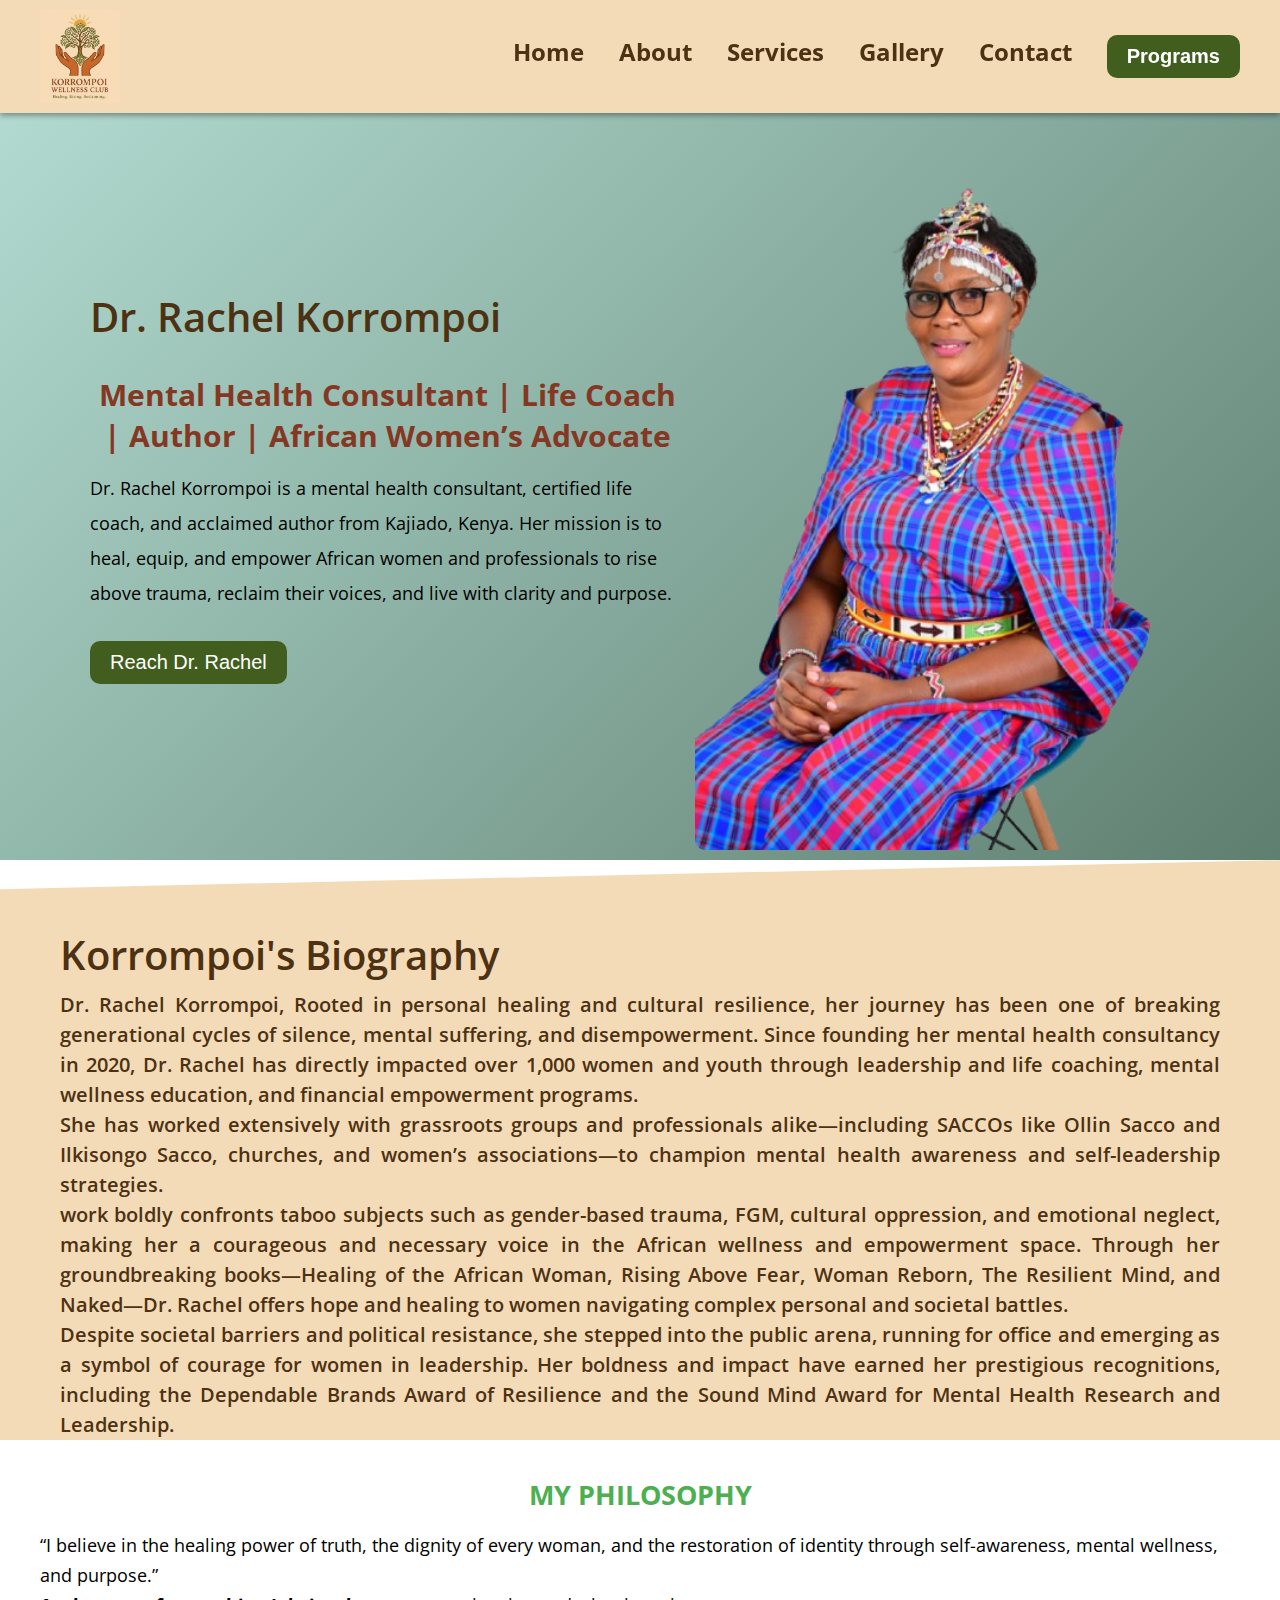
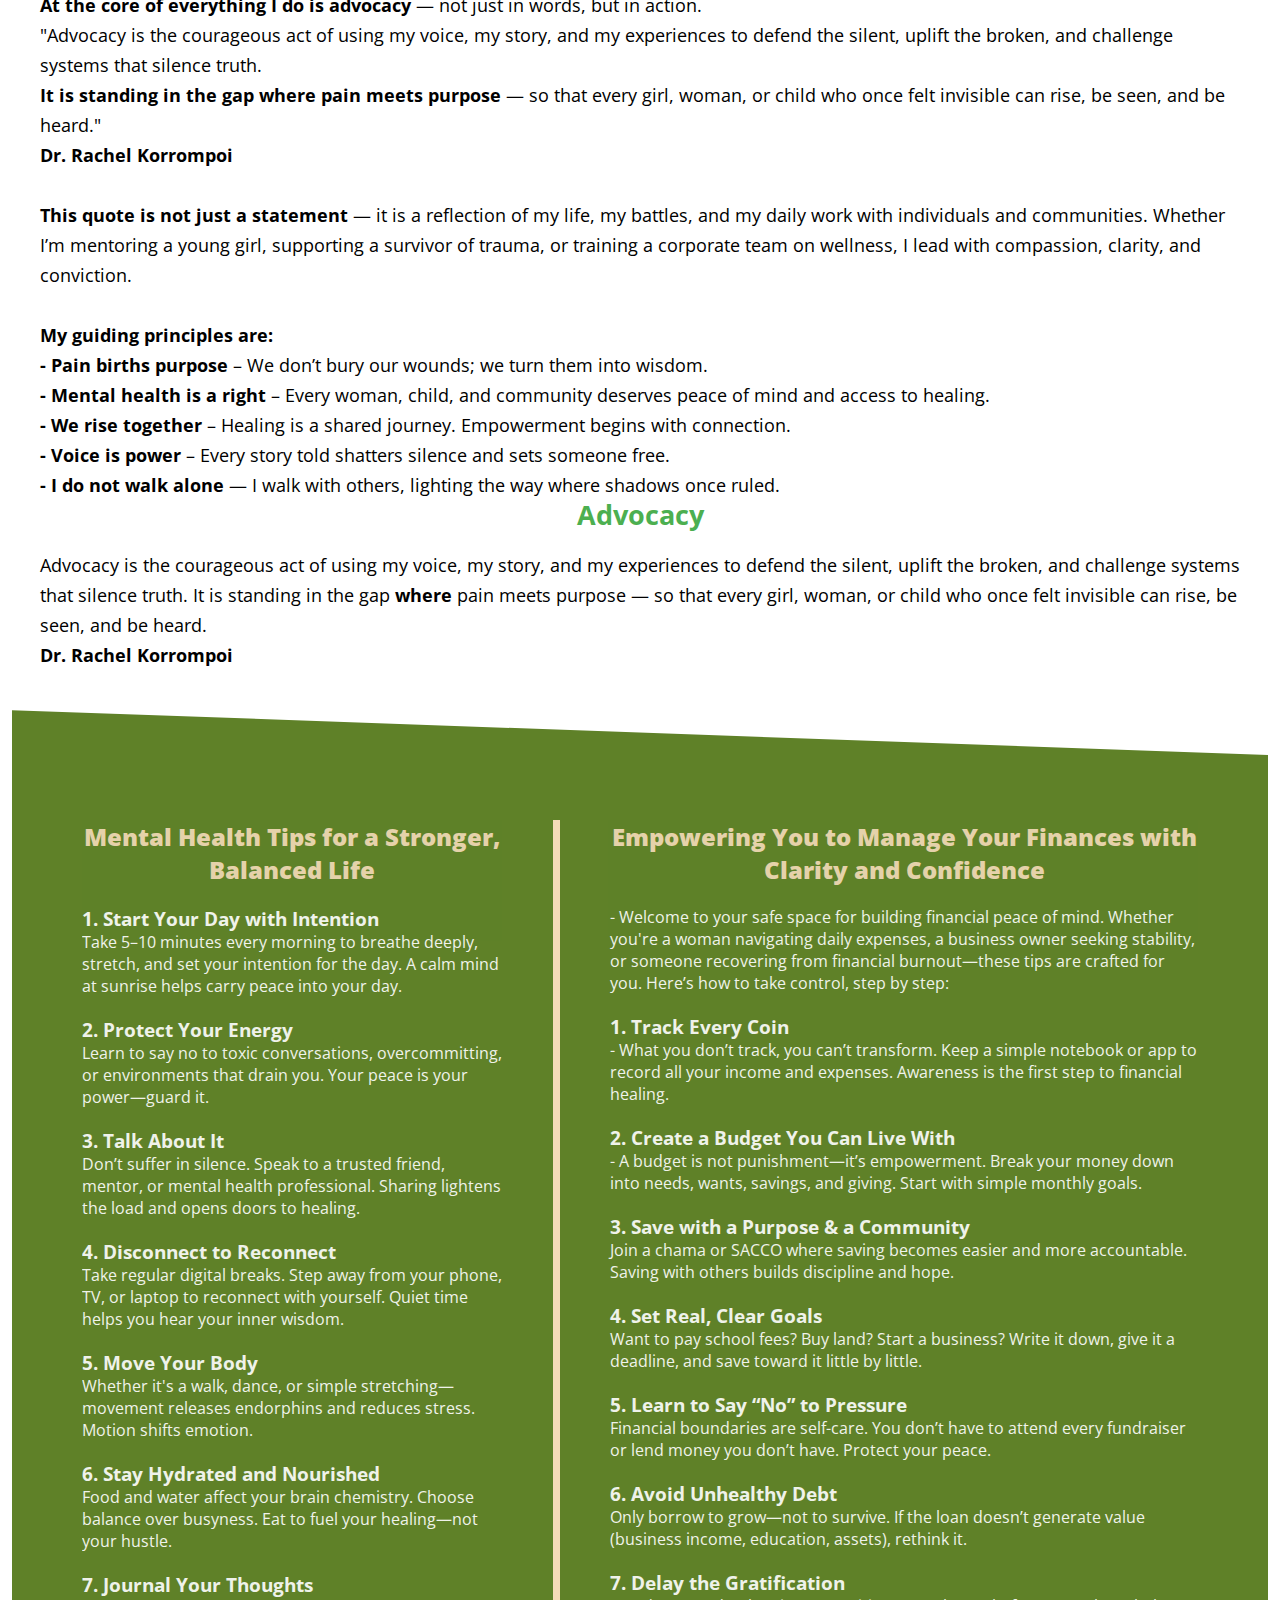
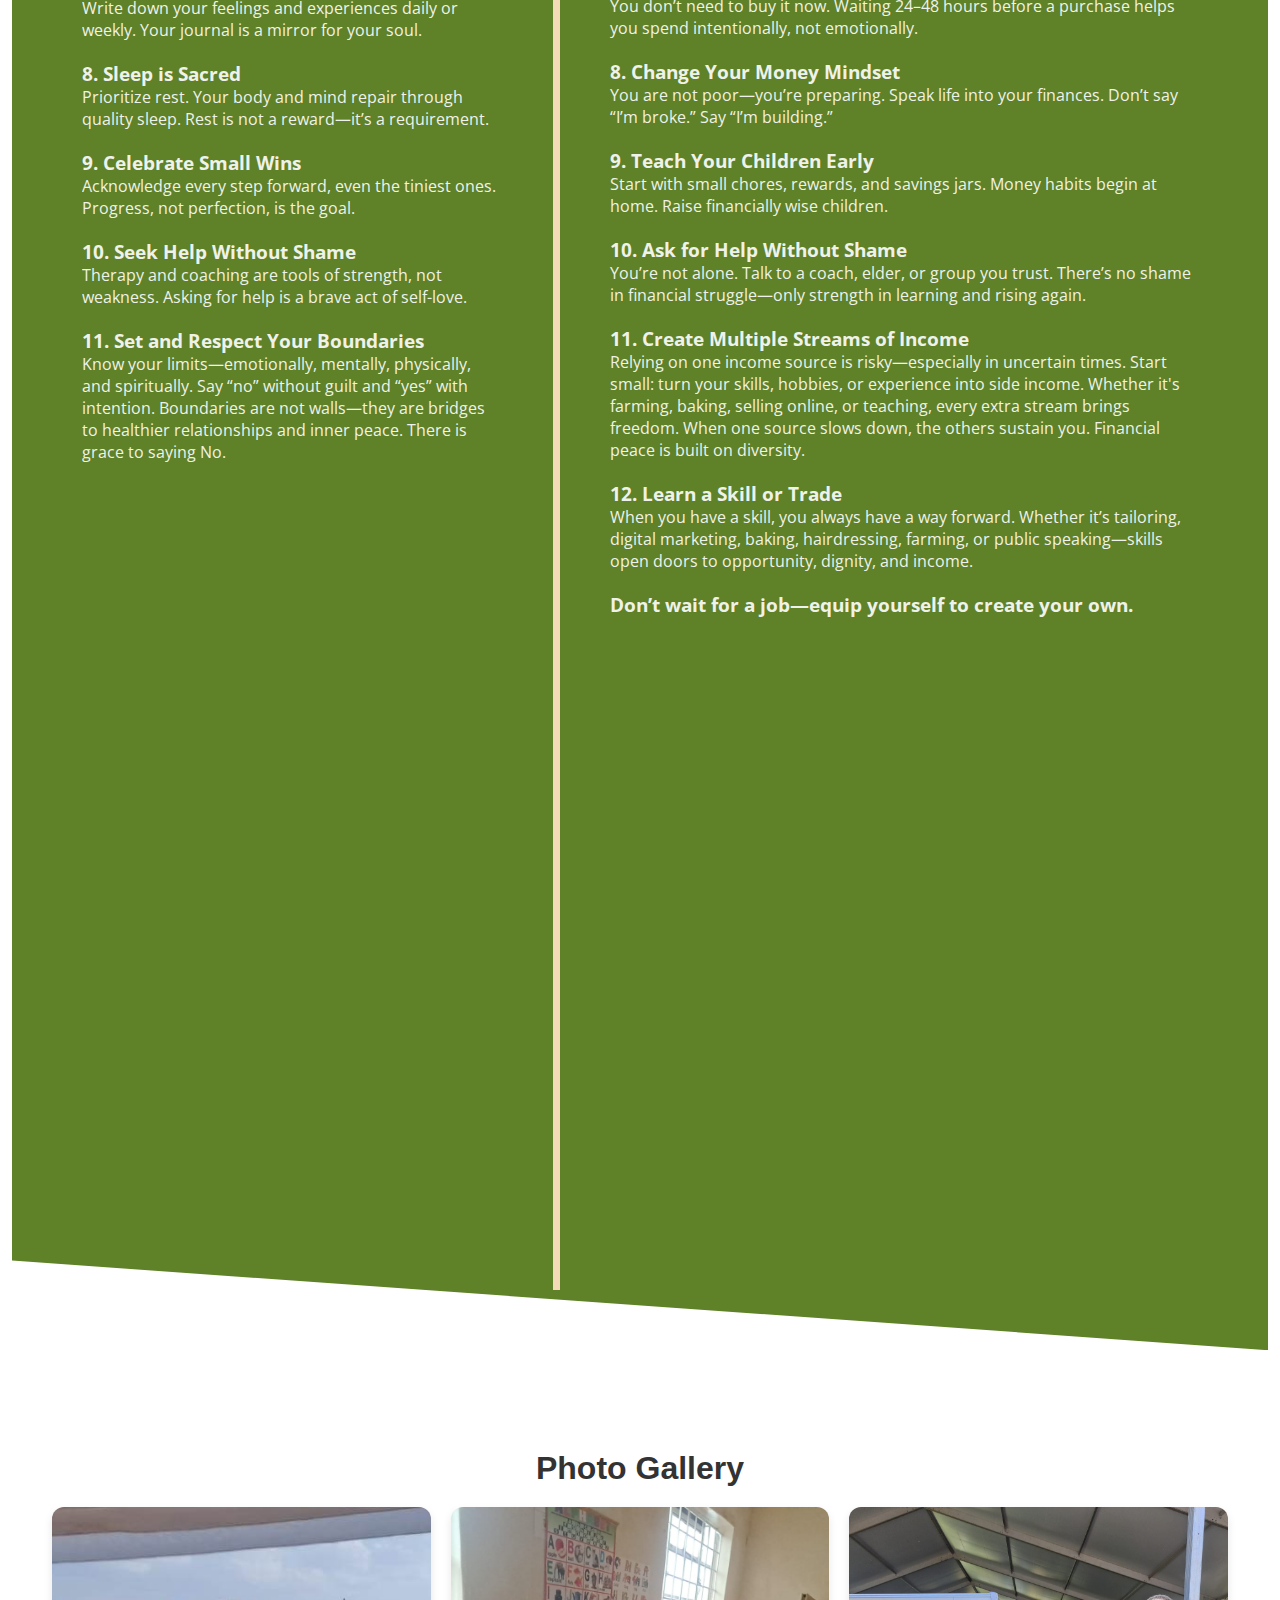
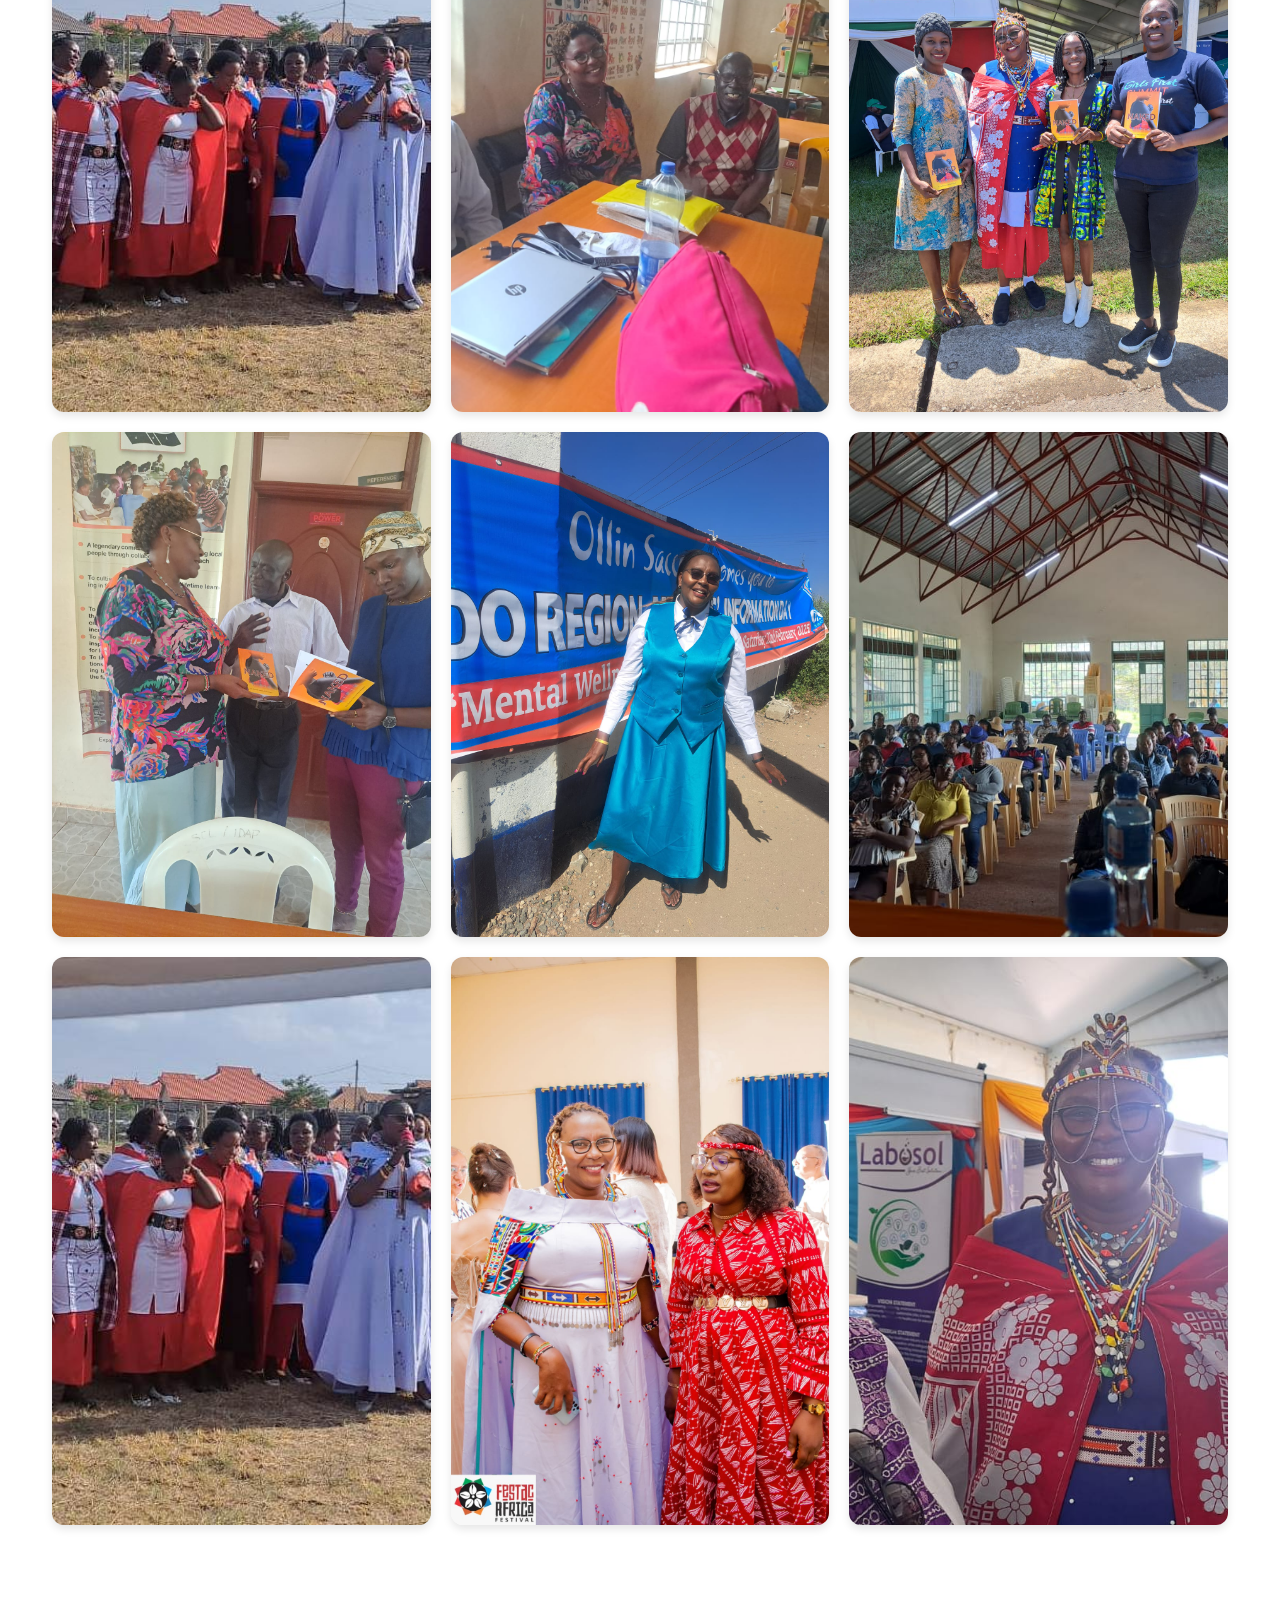
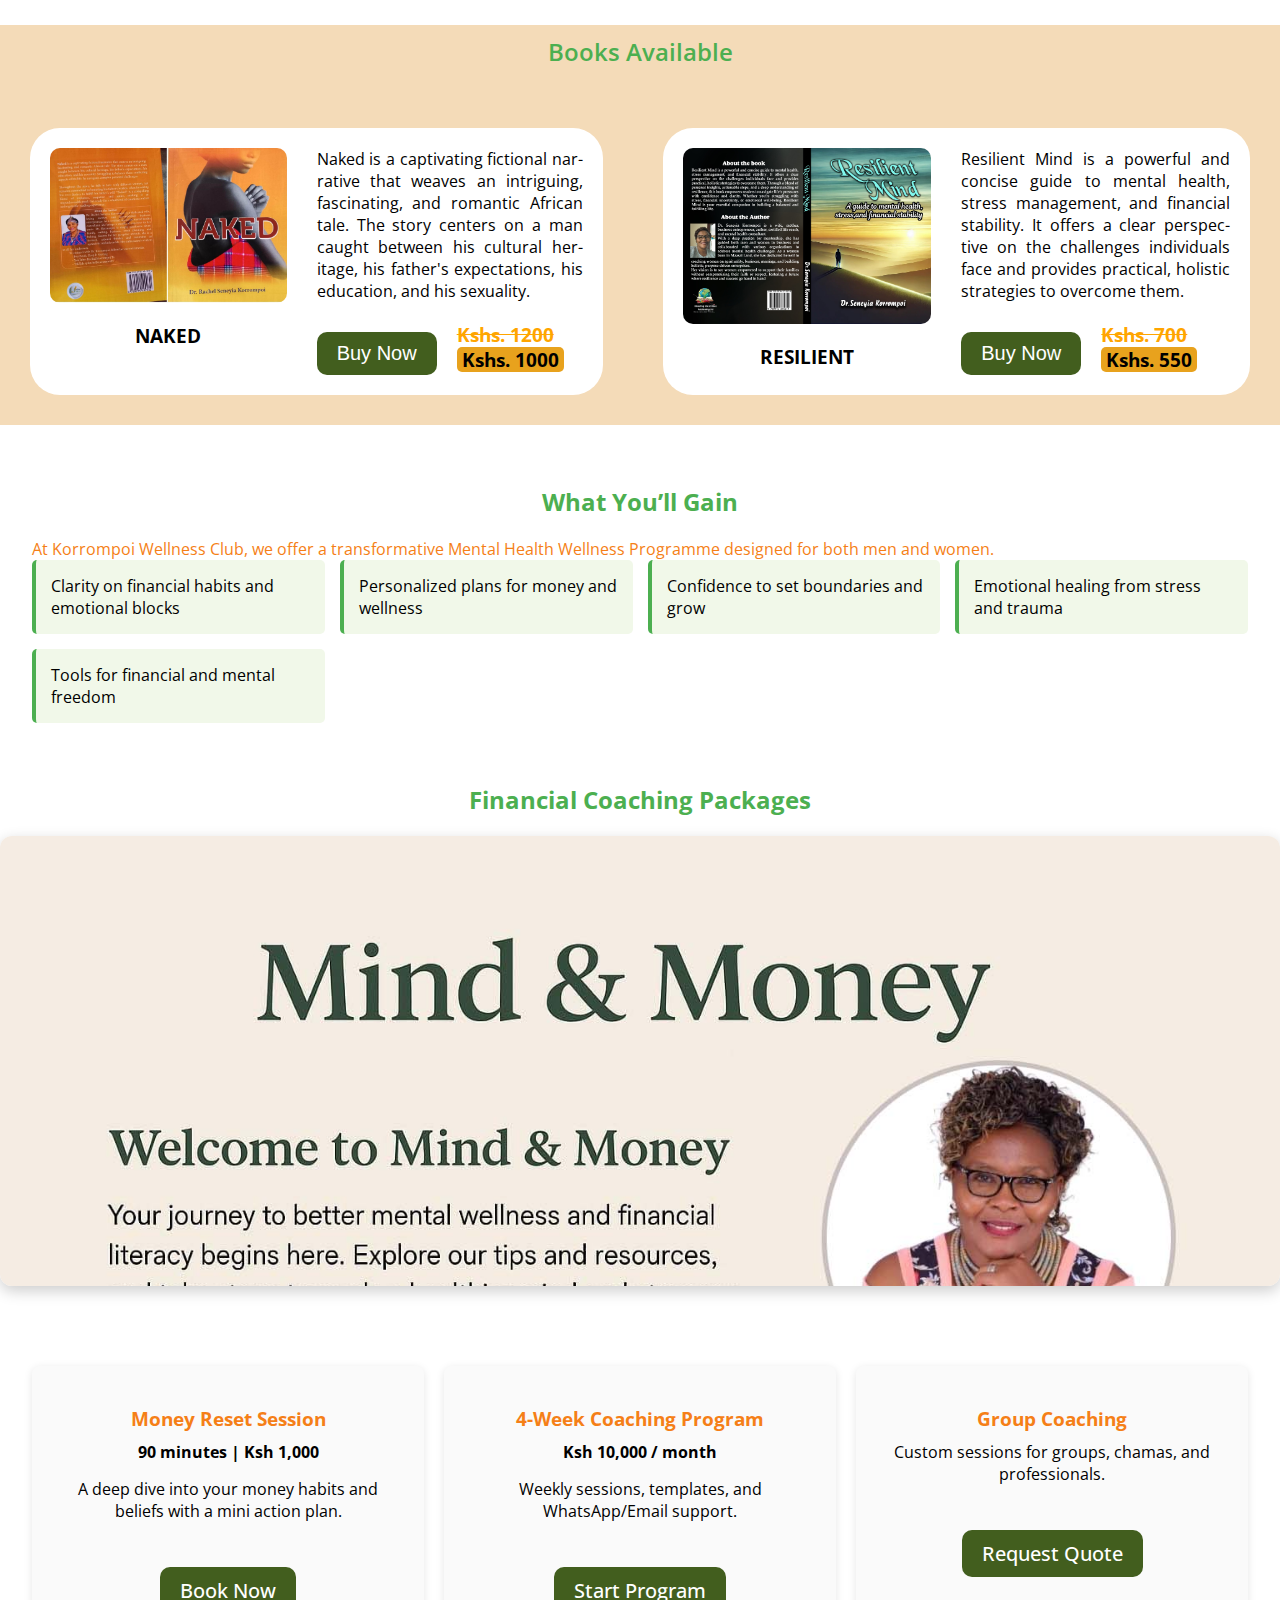
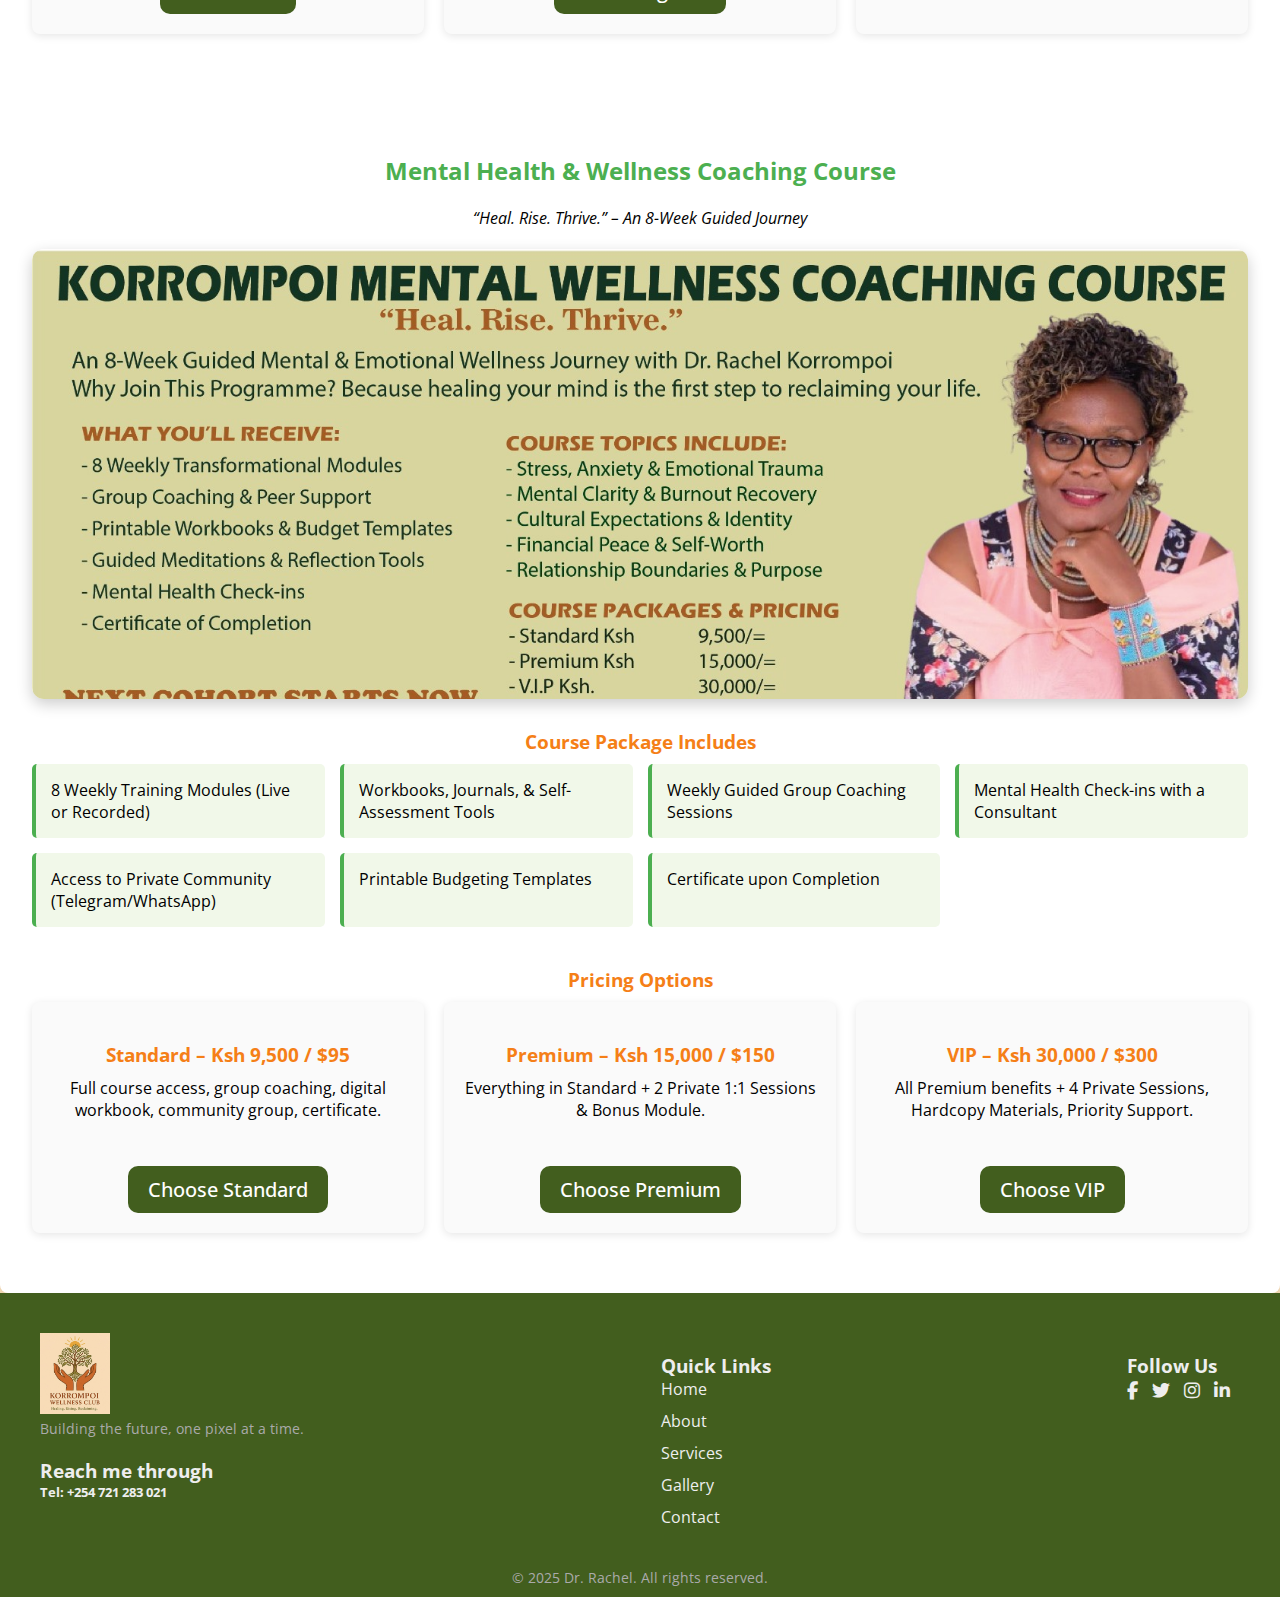
<file: index.html>
<!DOCTYPE html>
<html lang="en">
<head>
    <meta charset="UTF-8">
    <meta name="viewport" content="width=device-width, initial-scale=1.0">
    <link rel="stylesheet" href="./css/style.css">
    <link rel="icon" type="image/x-icon" href="./Assets/images/android-chrome-192x192.png">
    <link rel="stylesheet" href="https://cdn.jsdelivr.net/npm/boxicons@2.1.4/css/boxicons.min.css">
    <!-- Font Awesome CDN -->
    <link rel="stylesheet" href="https://cdnjs.cloudflare.com/ajax/libs/font-awesome/6.5.0/css/all.min.css" integrity="sha512..." crossorigin="anonymous" referrerpolicy="no-referrer" />

    <title>Korrompoi Welness Club</title>
</head>
<body>
    <!-- Header Section -->
    <header class="header">
    <div class="header-container">
    <img src="./Assets/images/logo.jpeg" alt="Korrompoi Logo" class="logo" />
    
      <input type="checkbox" id="check">
      <label id="menuToggle" for="check" class="menu-toggle">
        <i class='bx  bx-menu'  id="menu-icon"></i>
        <i class='bx  bx-x' id="close-icon" ></i>
      </label>
      <nav id="menu" >
      <ul class="nav-links">
        <li><a href="#">Home</a></li>
        <li><a href="#about">About</a></li>
        <li><a href="#services">Services</a></li>
        <li><a href="#gallery">Gallery</a></li>
        <li><a href="#contacts">Contact</a></li>
        <li><a href="#program"><button class="programsBtn">Programs</button></a></li>
      </ul>
      </nav>
    </div>
    </header>
    <!-- Main Section -->
     <main>
    <section class="intro-section animated-background">
        <div class="intro-text">
            <h1>Dr. Rachel Korrompoi</h1>
            <h2>Mental Health Consultant | Life Coach | Author | African Women’s Advocate</h2>
            <p>
                Dr. Rachel Korrompoi is a  mental health consultant, certified life coach, 
                and acclaimed author from Kajiado, Kenya. Her mission is to heal, equip, and empower 
                African women and professionals to rise above trauma, reclaim their voices, and live 
                with clarity and purpose. 
            </p>
            <div><a href="#contacts"><button class="btn" >Reach Dr. Rachel</button></a></div>
        </div>
        <div class="intro-image">
            <div class="image bg1" ><img src="./Assets/images/bg1.png" alt="Wellness Image" /></div>
        </div>
  </section>
  <section id="about" class="bio-section">
    <h1 class="bio-text">Korrompoi's Biography</h1>
    <p>
        Dr. Rachel Korrompoi, Rooted in personal healing and cultural resilience, her journey has been one of breaking 
        generational cycles of silence, mental suffering, and disempowerment. Since founding her mental 
        health consultancy in 2020, Dr. Rachel has directly impacted over 1,000 women and youth through 
        leadership and life coaching, mental wellness education, and financial empowerment programs.<p>She 
        has worked extensively with grassroots groups and professionals alike—including SACCOs like Ollin 
        Sacco and Ilkisongo Sacco, churches, and women’s associations—to champion mental health awareness 
        and self-leadership strategies. <p> work boldly confronts taboo subjects such as gender-based trauma, 
        FGM, cultural oppression, and emotional neglect, making her a courageous and necessary voice in the 
        African wellness and empowerment space. Through her groundbreaking books—Healing of the African Woman, 
        Rising Above Fear, Woman Reborn, The Resilient Mind, and Naked—Dr. Rachel offers hope and healing to 
        women navigating complex personal and societal battles. <p>Despite societal barriers and political 
        resistance, she stepped into the public arena, running for office and emerging as a symbol of 
        courage for women in leadership. Her boldness and impact have earned her prestigious recognitions, 
        including the Dependable Brands Award of Resilience and the Sound Mind Award for Mental Health Research 
        and Leadership.
    </p>

  </section>
  <div class="philosophy" >
    <h2>MY PHILOSOPHY</h2>
      <p>
        “I believe in the healing power of truth, the dignity of every woman, and the restoration of identity 
        through self-awareness, mental wellness, and purpose.” </p>
        <strong>At the core of everything I do is advocacy</strong> — not just in words, but in action.
      
      <p>
        "Advocacy is the courageous act of using my voice, my story, and my experiences to defend the silent,
        uplift the broken, and challenge systems that silence truth.
      </p>
      <strong>It is standing in the gap where pain meets purpose</strong> — so that every girl, woman, or child who 
      once felt invisible can rise, be seen, and be heard."<br>
      <p><strong>Dr. Rachel Korrompoi</strong></p><br>
      <strong>This quote is not just a statement</strong> — it is a reflection of my life, my battles, and my daily 
      work with individuals and communities. Whether I’m mentoring a young girl, supporting a survivor of trauma, or 
      training a corporate team on wellness, I lead with compassion, clarity, and conviction. <br>
      
     <br> <p><strong>My guiding principles are:</strong></p>
      <strong>- Pain births purpose</strong> – We don’t bury our wounds; we turn them into wisdom.
      <br><strong>- Mental health is a right</strong> – Every woman, child, and community deserves peace of mind and 
      access to healing.
      <br><strong>- We rise together</strong> – Healing is a shared journey. Empowerment begins with connection.
      <br><strong>- Voice is power</strong> – Every story told shatters silence and sets someone free.
      <br><strong>- I do not walk alone</strong> — I walk with others, lighting the way where shadows once ruled.
    <h2>Advocacy</h2>
    <blockquote>
      Advocacy is the courageous act of using my voice, my story, and my experiences to defend the silent, uplift 
      the broken, and challenge systems that silence truth. 
      It is standing in the gap <strong>where</strong> pain meets purpose — so that every girl, woman, or child who 
      once felt invisible can rise, be seen, and be heard.
    </blockquote>
    <p><strong>Dr. Rachel Korrompoi</strong></p>
  </div>
    

  
  <section id="services" class="Section1" >
    
    <div class="services-section">
      <div class="services" >
        <h2>Mental Health Tips for a Stronger, Balanced Life</h2>
        <p>
            <h3>1. Start Your Day with Intention</h3>
            Take 5–10 minutes every morning to breathe deeply, stretch, and set your intention for the day.
            A calm mind at sunrise helps carry peace into your day.
            <h3>2. Protect Your Energy</h3>
            Learn to say no to toxic conversations, overcommitting, or environments that drain you.
            Your peace is your power—guard it.
            <h3>3. Talk About It</h3>
            Don’t suffer in silence. Speak to a trusted friend, mentor, or mental health professional.
            Sharing lightens the load and opens doors to healing.
            <h3>4. Disconnect to Reconnect</h3>
            Take regular digital breaks. Step away from your phone, TV, or laptop to reconnect with yourself.
            Quiet time helps you hear your inner wisdom.
            <h3>5. Move Your Body</h3>
            Whether it's a walk, dance, or simple stretching—movement releases endorphins and reduces stress.
            Motion shifts emotion.
            <h3>6. Stay Hydrated and Nourished</h3>
            Food and water affect your brain chemistry. Choose balance over busyness. Eat to fuel your healing—not your hustle.
            <h3>7. Journal Your Thoughts</h3>
            Write down your feelings and experiences daily or weekly.
            Your journal is a mirror for your soul.
            <h3>8. Sleep is Sacred</h3>
            Prioritize rest. Your body and mind repair through quality sleep.
            Rest is not a reward—it’s a requirement.
            <h3>9. Celebrate Small Wins</h3>
            Acknowledge every step forward, even the tiniest ones.
            Progress, not perfection, is the goal.
            <h3>10. Seek Help Without Shame</h3>
            Therapy and coaching are tools of strength, not weakness.
            Asking for help is a brave act of self-love.
            <h3>11. Set and Respect Your Boundaries</h3>
            Know your limits—emotionally, mentally, physically, and spiritually. Say “no” without guilt and “yes” with
            intention. Boundaries are not walls—they are bridges to healthier relationships and inner peace.
            There is grace to saying No.
        </p>
      </div>
      <div class="v-line" ></div>
      <div class="services" >
        <h2>Empowering You to Manage Your Finances with Clarity and Confidence</h2>
        <p>
          - Welcome to your safe space for building financial peace of mind. Whether you're a woman navigating
          daily expenses, a business owner seeking stability, or someone recovering from financial burnout—these
          tips are crafted for you. Here’s how to take control, step by step:
          <h3>1. Track Every Coin</h3>
          - What you don’t track, you can’t transform.
          Keep a simple notebook or app to record all your income and expenses. Awareness is the first step to
          financial healing.
          <h3>2. Create a Budget You Can Live With</h3>
           - A budget is not punishment—it’s empowerment. Break your money down into needs, wants, savings, and
           giving. Start with simple monthly goals.
           <h3>3. Save with a Purpose & a Community</h3>
           Join a chama or SACCO where saving becomes easier and more accountable. Saving with others builds
           discipline and hope.
      
           <h3>4. Set Real, Clear Goals</h3>
           Want to pay school fees? Buy land? Start a business? Write it down, give it a deadline, and save toward it little by little.
           <h3>5. Learn to Say “No” to Pressure</h3>
           Financial boundaries are self-care. You don’t have to attend every fundraiser or lend money you don’t have. Protect your peace.
           <h3>6. Avoid Unhealthy Debt</h3>
           Only borrow to grow—not to survive.
           If the loan doesn’t generate value (business income, education, assets), rethink it.
           <h3>7. Delay the Gratification</h3> You don’t need to buy it now.
           Waiting 24–48 hours before a purchase helps you spend intentionally, not emotionally.
           <h3>8. Change Your Money Mindset</h3>
           You are not poor—you’re preparing. Speak life into your finances. Don’t say “I’m broke.” Say “I’m building.”
            <h3>9. Teach Your Children Early</h3>
            Start with small chores, rewards, and savings jars. Money habits begin at home. Raise financially wise children.
          <h3>10. Ask for Help Without Shame</h3>
          You’re not alone. Talk to a coach, elder, or group you trust. There’s no shame in financial struggle—only strength in learning and rising again.
          <h3>11. Create Multiple Streams of Income</h3>
          Relying on one income source is risky—especially in uncertain times.
          Start small: turn your skills, hobbies, or experience into side income. Whether it's farming, baking, selling online, or teaching, every extra stream brings freedom.
          When one source slows down, the others sustain you. Financial peace is built on diversity.
          <h3>12. Learn a Skill or Trade</h3>
          When you have a skill, you always have a way forward.
          Whether it’s tailoring, digital marketing, baking, hairdressing, farming, or public speaking—skills
          open doors to opportunity, dignity, and income.
      
          <h3>Don’t wait for a job—equip yourself to create your own.</h3>
        </p>
      </div>
    </div>
  </section>
  <section id="gallery" class="section2" >
    <div class="gallery-container">
      <h2>Photo Gallery</h2>
      <div class="gallery-grid">
        <div class="gallery-item"><img src="./Assets/images/1.jpeg" alt="Gallery Image 1"></div>
        <div class="gallery-item"><img src="./Assets/images/2.jpeg" alt="Gallery Image 2"></div>
        <div class="gallery-item"><img src="./Assets/images/3.jpeg" alt="Gallery Image 3"></div>
        <div class="gallery-item"><img src="./Assets/images/4.jpeg" alt="Gallery Image 4"></div>
        <div class="gallery-item"><img src="./Assets/images/5.jpeg" alt="Gallery Image 5"></div>
        <div class="gallery-item"><img src="./Assets/images/6.jpeg" alt="Gallery Image 6"></div>
        <div class="gallery-item"><img src="./Assets/images/7.jpeg" alt="Gallery Image 4"></div>
        <div class="gallery-item"><img src="./Assets/images/8.jpeg" alt="Gallery Image 5"></div>
        <div class="gallery-item"><img src="./Assets/images/9.jpeg" alt="Gallery Image 6"></div>
      </div>
    </div>
  </section>
  
  <div class="testmonials" >
    <h2>Books Available</h2>
    <div class="books-container" >
      <div class="book" >
      <div class="bookImg" >
        <div class="image" >
          <img src="./Assets/images/naked.jpg" alt="">
        </div>
        <div class="title">
          <h3>NAKED</h3>
        </div>
      </div>
      <div class="content" >
        <p> Naked is a captivating fictional narrative that weaves an intriguing, fascinating, 
          and romantic African tale. The story centers on a man caught between his cultural heritage, 
          his father's expectations, his education, and his sexuality. </p>
          <div class="prices" >
            <button onclick="goToReceipt()" class="btn" >Buy Now</button>
            <h3><s>Kshs. 1200</s><br><mark>Kshs. 1000</mark></h3>
          </div>
          

      </div>
    </div>
    <div class="book" >
      <div class="bookImg" >
        <div class="image" >
          <img src="./Assets/images/resilient.jpeg" alt="">
        </div>
        <div class="title">
          <h3>RESILIENT</h3>
        </div>
      </div>
      <div class="content" >
        <p> Resilient Mind is a powerful and concise guide to mental health, stress management, and 
          financial stability. It offers a clear perspective on the challenges individuals face and 
          provides practical, holistic strategies to overcome them. </p>
          <div class="prices" >
            <button onclick="goToReceipt()" class="btn" >Buy Now</button>
            <h3><s>Kshs. 700</s><br><mark>Kshs. 550</mark></h3>
          </div>
      </div>
    </div>
    </div>    
  </div >

  <section class="benefits">
        <h2  id="program" >What You’ll Gain</h2>
        <p style="color: #f57f17;">At Korrompoi Wellness Club, we offer a transformative Mental Health Wellness 
          Programme designed for both men and women.</p>
        <ul>
            <li>Clarity on financial habits and emotional blocks</li>
            <li>Personalized plans for money and wellness</li>
            <li>Confidence to set boundaries and grow</li>
            <li>Emotional healing from stress and trauma</li>
            <li>Tools for financial and mental freedom</li>
        </ul>
    </section>

    <h2>Financial Coaching Packages</h2>
    <div class="poster">
        <a href="./Assets/images/financial photo.jpg" class="full-image" target="_blank">
            <img src="./Assets/images/financial photo.jpg" 
                 alt="Wellness Coaching Poster">
        </a>
    </div>
    <section class="packages">
        <div class="card">
            <h3>Money Reset Session</h3>
            <p><strong>90 minutes | Ksh 1,000</strong></p>
            <p>A deep dive into your money habits and beliefs with a mini action plan.</p>
            <a href="https://wa.me/254721283021" class="btn">Book Now</a>
        </div>
        <div class="card">
            <h3>4-Week Coaching Program</h3>
            <p><strong>Ksh 10,000 / month</strong></p>
            <p>Weekly sessions, templates, and WhatsApp/Email support.</p>
            <a href="https://wa.me/254721283021" class="btn">Start Program</a>
        </div>
        <div class="card">
            <h3>Group Coaching</h3>
            <p>Custom sessions for groups, chamas, and professionals.</p>
            <a href="https://wa.me/254721283021" class="btn">Request Quote</a>
        </div>
    </section>

    <section class="course">
        <h2>Mental Health & Wellness Coaching Course</h2>
        <p style="text-align: center; font-style: italic;">“Heal. Rise. Thrive.” – An 8-Week Guided Journey</p>
        <div class="poster">
        <a href="./Assets/images/mental.jpeg" class="full-image" target="_blank">
            <img src="./Assets/images/mental.jpeg" 
                 alt="Wellness Coaching Poster"> </a>
    </div>
        <div class="course-includes">
            <h3 style="text-align:center; margin: 30px 0 10px; color:#f57f17;">Course Package Includes</h3>
            <ul>
                <li>8 Weekly Training Modules (Live or Recorded)</li>
                <li>Workbooks, Journals, & Self-Assessment Tools</li>
                <li>Weekly Guided Group Coaching Sessions</li>
                <li>Mental Health Check-ins with a Consultant</li>
                <li>Access to Private Community (Telegram/WhatsApp)</li>
                <li>Printable Budgeting Templates</li>
                <li>Certificate upon Completion</li>
            </ul>
        </div>

        <h3 style="text-align:center; margin: 40px 0 10px; color:#f57f17;">Pricing Options</h3>
        <div class="pricing">
            <div class="pricing-card">
                <h3>Standard – Ksh 9,500 / $95</h3>
                <p>Full course access, group coaching, digital workbook, community group, certificate.</p>
                <a href="https://wa.me/254721283021" class="btn">Choose Standard</a>
            </div>
            <div class="pricing-card">
                <h3>Premium – Ksh 15,000 / $150</h3>
                <p>Everything in Standard + 2 Private 1:1 Sessions & Bonus Module.</p>
                <a href="https://wa.me/254721283021" class="btn">Choose Premium</a>
            </div>
            <div class="pricing-card">
                <h3>VIP – Ksh 30,000 / $300</h3>
                <p>All Premium benefits + 4 Private Sessions, Hardcopy Materials, Priority Support.</p>
                <a href="https://wa.me/254721283021" class="btn">Choose VIP</a>
            </div>
        </div>
    </section>

</main>

     <!-- footer Section -->
    <footer id="contacts" >
    <div class="footer-container">
      <div class="footer-logo">
        <img class="footer-logo" src="./Assets/images/logo.jpeg" alt="" width="70">
        <p>Building the future, one pixel at a time.</p>
        <h3>Reach me through</h3>
        <h5>Tel: +254 721 283 021</h5>

      </div>
      <div class="footer-links">
        <h3>Quick Links</h3>
        <ul>
          <li><a href="#">Home</a></li>
          <li><a href="#about">About</a></li>
          <li><a href="#services">Services</a></li>
          <li><a href="#gallery">Gallery</a></li>
          <li><a href="#contacts">Contact</a></li>
        </ul>
      </div>
      <div class="footer-social">
        <h3>Follow Us</h3>
        <div class="social-icons">
          <a href="#"><i class="fab fa-facebook-f"></i></a>
          <a href="#"><i class="fab fa-twitter"></i></a>
          <a href="#"><i class="fab fa-instagram"></i></a>
          <a href="#"><i class="fab fa-linkedin-in"></i></a>
        </div>
      </div>
    </div>
    <div class="footer-bottom">
      <p>&copy; 2025 Dr. Rachel. All rights reserved.</p>
      <button id="toTopBtn"><i class="fas fa-chevron-up"></i></button>
    </div>
  </footer>
    
</body>
<script src="./js/script.js"></script>
</html>
</file>
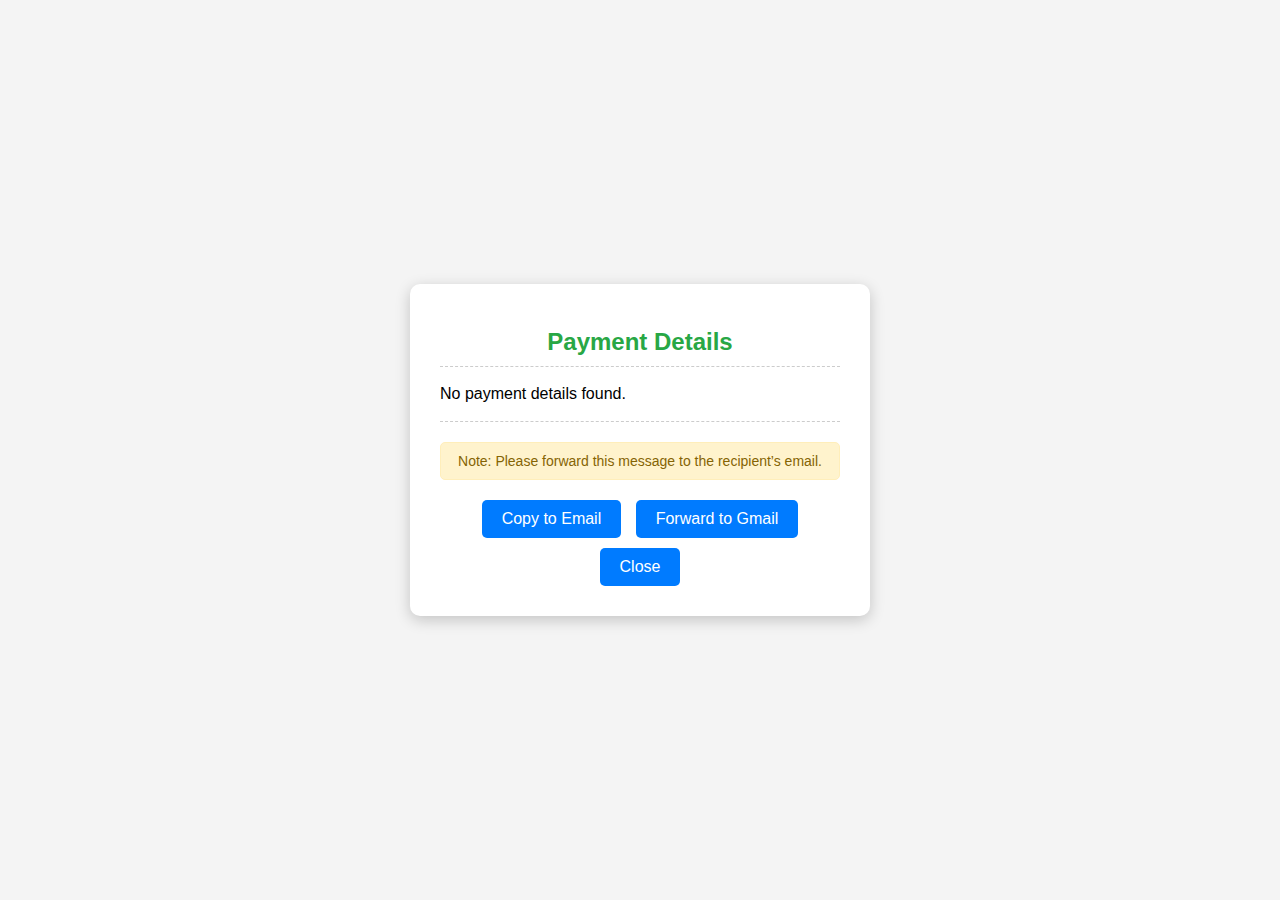
<file: payment.html>
<!DOCTYPE html>
<html lang="en">
<head>
  <meta charset="UTF-8" />
  <meta name="viewport" content="width=device-width, initial-scale=1">
  <title>Payment Receipt</title>
  <style>
    body {
      font-family: "Segoe UI", Tahoma, Geneva, Verdana, sans-serif;
      background: #f4f4f4;
      display: flex;
      justify-content: center;
      align-items: center;
      height: 100vh;
      margin: 0;
    }
    .receipt-card {
      background: #ffffff;
      padding: 25px 30px;
      border-radius: 10px;
      box-shadow: 0 4px 15px rgba(0, 0, 0, 0.2);
      max-width: 400px;
      width: 100%;
      text-align: center;
    }
    .receipt-card h2 {
      color: #28a745;
      margin-bottom: 10px;
    }
    .receipt-details {
      text-align: left;
      margin-bottom: 20px;
      border-top: 1px dashed #ccc;
      border-bottom: 1px dashed #ccc;
      padding: 10px 0;
    }
    .receipt-details p {
      margin: 8px 0;
      font-size: 16px;
    }
    .note {
      background: #fff3cd;
      color: #856404;
      border: 1px solid #ffeeba;
      padding: 10px 15px;
      border-radius: 5px;
      margin-top: 15px;
      font-size: 14px;
    }
    .btn-group {
      margin-top: 15px;
    }
    .btn {
      padding: 10px 20px;
      background-color: #007bff;
      color: #fff;
      border: none;
      border-radius: 5px;
      font-size: 16px;
      cursor: pointer;
      margin: 5px;
      transition: background-color 0.3s ease;
    }
    .btn:hover {
      background-color: #0056b3;
    }
  </style>
</head>
<body>

  <div class="receipt-card" id="receiptCard">
    <h2>Payment Details</h2>
    <div class="receipt-details" id="receiptDetails">
      <!-- Payment details will load here -->
    </div>
    <div class="note">
      Note: Please forward this message to the recipient’s email.
    </div>
    <div class="btn-group">
      <button class="btn" onclick="copyToClipboard()">Copy to Email</button>
      <button class="btn" onclick="forwardToGmail()">Forward to Gmail</button>
      <button class="btn" onclick="closeReceipt()">Close</button>
    </div>
  </div>

  <script>
    // Load details from sessionStorage
    const name = sessionStorage.getItem("name");
    const phone = sessionStorage.getItem("phone");
    const amount = sessionStorage.getItem("amount");
    const date = new Date().toLocaleString();

    // Display details
    if (name && phone && amount) {
      const receiptText = `
Payment Details

Date: ${date}
Recipient: ${name}
Phone: ${phone}
Amount: ${amount}
`;
      document.getElementById("receiptDetails").innerHTML = `
        <p><strong>Date:</strong> ${date}</p>
        <p><strong>Recipient:</strong> ${name}</p>
        <p><strong>Phone:</strong> ${phone}</p>
        <p><strong>Amount:</strong> ${amount}</p>
      `;
      sessionStorage.setItem("receipt", receiptText);
    } else {
      document.getElementById("receiptDetails").innerHTML = "<p>No payment details found.</p>";
    }

    function copyToClipboard() {
      const receiptText = sessionStorage.getItem("receipt");
      navigator.clipboard.writeText(receiptText).then(() => {
        alert("Receipt copied! You can now paste it in an email.");
      });
    }

    function forwardToGmail() {
      const receiptText = encodeURIComponent(sessionStorage.getItem("receipt"));
      const subject = encodeURIComponent("Payment Confirmation");
      const gmailURL = `https://mail.google.com/mail/?view=cm&fs=1&tf=1&su=${subject}&body=${receiptText}`;
      window.open(gmailURL, "_blank");
    }

    function closeReceipt() {
      window.location.href = "index.html";
    }
  </script>

</body>
</html>
</file>
<file: css/style.css>
@import url('https://fonts.googleapis.com/css2?family=Open+Sans:wght@400;600&family=Playfair+Display:wght@500;700&display=swap');

:root {
    --font-heading: 'Playfair Display', serif;
    --font-body: 'Open Sans', sans-serif;

  --background-color: #f4dbb8;       /* Soft beige background */
  --hand-brown: #b45922;             /* Hands and primary brown */
  --tree-bark: #4c3213;              /* Tree trunk dark brown */
  --leaf-green: #5f8128;             /* Primary leaf green */
  --leaf-dark-green: #425e1e;        /* Darker green details */
  --sun-yellow: #e8a21d;             /* Sun yellow */
  --accent-red: #843823;             /* Text: KORROMPOI */
  --accent-green: #6b7e2b;           /* Text: Healing. Rising. Reclaiming. */
}
mark{
  background-color: var(--sun-yellow);
  color: black;
  padding: 0px 5px;
  border-radius: 5px;
}

/* ========== BASE STYLES ========== */
* {
  margin: 0;
  padding: 0;
}
html {
  scroll-behavior: smooth;
}

body {
  font-family: var(--font-body);
  background-color: var(--background-color);
  color: var(--text-dark);


}
#check{
  display: none;
}
header {
  color:var(--tree-bark);
  height: fit-content;
  width: 100%;
  position: sticky;
  padding: 0;
  top: 0;
  text-align: center;
  z-index: 1000;
  background-color: var(--background-color);
  box-shadow: 0 2px 6px rgba(0, 0, 0.3, 0.4);
}
.header-container {
  display: flex;
  align-items: center;
  max-width: 1200px;
  padding: 10px 20px;
  margin: 0 auto;
  justify-content: space-between;
}
.logo {
  width: 80px;
  height: auto;
  margin-right: 20%;
}
.nav-links {
  list-style: none;
  display: flex;
  gap: 35px;
}

.nav-links li a {
  text-decoration: none;
  color: var(--tree-bark);
  font-weight: bold;
  transition: color 0.3s ease;
  font-size: 1.5rem;
}
.programsBtn{
  background-color: var(--leaf-dark-green);
  color: white;
  border-radius: 10px;
  font-size: 20px;
  font-weight: 600;
  padding: 10px 20px;
  cursor: pointer;
  border: 0px;
}
.programsBtn:hover{
  color: var(--leaf-dark-green);
  background-color: var(--background-color);
  transition-duration: 0.7s;
}

.nav-links li a:hover {
  color: var(--sun-yellow);
}
.menu-toggle {
  display: none;
  font-size: 1.8rem;
  cursor: pointer;
}
.animated-background {
  display: flex;
  align-items: center;
  justify-content: center;
  background: linear-gradient(-45deg, #dac9b3, #c7bc71, #436150, #b2dad0);
  background-size: 400% 400%;
  animation: gradient 15s ease infinite;
}
@keyframes gradient {
  0% {
    background-position: 0% 50%;
  }
  50% {
    background-position: 100% 50%;
  }
  100% {
    background-position: 0% 50%;
  }
}
.intro-section {
  display: flex;
  align-items: center;
  justify-content: center;
  max-width: 100%;
  padding: 0px 90px;
  margin: auto;
  font-size: 20px;
  flex-wrap: wrap;
}
.intro-text {
  flex: 1 1 50%;
}
.intro-text h2 {
  color: var(--accent-red);
  margin-bottom: 15px;
  margin-top: 30px;
}
.intro-text p {
  font-size: 1.1rem;
  color: var(--text-dark);
  line-height: 35px;
}

.intro-image {
  flex: 1 1 40%;
  text-align: center;
  padding: 10px;
  height: 80%;
}
.intro-image image {
  max-width: 100%;
  height: auto;
  border-radius: 8px;
}
.bio-section{
    padding: 0px 60px;
    line-height: 30px;
    font-size: 20px;
    padding-top: 80px;
    clip-path: polygon(100% 0, 100% 100%, 0 100%, 0 5%);
    position: relative;
    height: fit-content;
    background-color: var(--background-color);
}
.bio-text{
    margin-bottom: 20px;
}
.bio-section p{
    text-align: justify;
    color: var(--tree-bark);
    font-weight: 600;
}
.philosophy{
  margin: 40px;
  line-height: 30px;
  font-size: 18px;
}
.Section1{
clip-path: polygon(0 0%, 100% 2%, 100% 100%, 0 96%);
background-color: var(--leaf-green);
}
.services-section{
  position: relative;
  display: flex;
  justify-content: space-between;
  
}
.v-line{
  height: 230vh;
  width: 30px;
  bottom: 0;
  top: 0;
  margin-top: 50px;
  background-color: var(--background-color);
}
.services{
  padding: 50px;
  font-size: 16px;
  color: white;
  opacity: 0.9;

}
.services h2{
  color: var(--background-color);
  font-weight: 800;
}
.gallery-container {
  max-width: 98%;
  margin: auto;
  padding: 40px 20px;
  text-align: center;
  font-family: 'Segoe UI', sans-serif;
}

.gallery-container h2 {
  font-size: 2rem;
  margin-bottom: 20px;
  color: #333;
}

.gallery-grid {
  display: grid;
  grid-template-columns: repeat(auto-fit, minmax(280px, 1fr));
  gap: 20px;
}

.gallery-item {
  overflow: hidden;
  border-radius: 12px;
  box-shadow: 0 4px 8px rgba(0,0,0,0.1);
  transition: transform 0.3s;
}

.gallery-item img {
  width: 100%;
  height: 100%;
  display: block;
  object-fit: cover;
  transition: transform 0.4s ease;
}

.gallery-item:hover img {
  transform: scale(1.05);
}

.testmonials{
  background-color: var(--background-color);
  text-align: center;
  
}
.testmonials h2{
  padding: 10px;
  font-weight: 600;
}
.books-container{
  display: flex;

}
.book{
  background-color: white;
  border-radius: 30px;
  display: flex;
  padding: 20px;
  margin: 30px;

}
.bookImg {
  display: flex;
  flex-direction: column;  
}
.prices{
  display: flex;
}
.prices h3{
  margin-left: 20px;
  color: orange;
}
.image{
  display: flex;
}
.image img{
  width: 100%;
  border-radius: 10px;
  height: fit-content;
}
.content{
  text-align: justify;
  margin-left: 30px;
  text-justify: inter-word;
  hyphens: auto;
}

section {
    padding: 60px 20px;
    max-width: 95%;
    margin: auto;
}

h2 {
    text-align: center;
    color: #4CAF50;
    margin-bottom: 20px;
}

.benefits, .packages, .course {
    margin-bottom: 0px;
}

.about img {
    border-radius: 50%;
    width: 150px;
    height: 150px;
    object-fit: cover;
    display: block;
    margin: 0 auto 20px;
}

.benefits ul, .course-includes ul, .this-for-you ul {
    display: grid;
    grid-template-columns: repeat(auto-fit, minmax(250px, 1fr));
    gap: 15px;
    list-style: none;
    padding: 0;
}

.benefits li, .course-includes li, .this-for-you li {
    background: #f1f8e9;
    padding: 15px;
    border-left: 4px solid #4CAF50;
    border-radius: 5px;
}

.packages, .pricing {
    display: grid;
    grid-template-columns: repeat(auto-fit, minmax(300px, 1fr));
    gap: 20px;
}

.card, .pricing-card {
    background: #fafafa;
    border-radius: 8px;
    box-shadow: 0 2px 8px rgba(0,0,0,0.1);
    padding: 20px;
    text-align: center;
}

.card h3, .pricing-card h3 {
    color: #f57f17;
    margin-bottom: 10px;
}

.card p, .pricing-card p {
    margin-bottom: 15px;
}

.btn {
    background: #4CAF50;
    color: white;
    padding: 10px 25px;
    text-decoration: none;
    border-radius: 25px;
    display: inline-block;
    margin-top: 10px;
}

.cta {
    background: #4CAF50;
    color: white;
    text-align: center;
    padding: 50px 20px;
    border-radius: 8px;
}

.cta .btn {
    background: #f57f17;
}
 .poster {
    width: 100%;
    height: 50vh; /* show only 25% of the viewport height */
    overflow: hidden;
    border-radius: 12px;
    box-shadow: 0 5px 15px rgba(0, 0, 0, 0.2);
    margin: 20px auto;
    position: relative;
    cursor: pointer;
}

 .poster img {
    width: 100%;
    height: auto;
    display: block;
    transition: transform 0.3s ease;
}

.poster:hover img {
    transform: scale(1.05); /* subtle zoom on hover */
}
.btn-view{
  display: inline-block;
  position: relative;
  z-index: 0;
  background-color: var(--background-color);
  color: var(--leaf-dark-green);
  padding: 10px 20px;
  text-align: center;
  border-radius: 6px;
  text-decoration: none;
  font-weight: bold;
  margin: 10px auto;
  transition: var(--background-color) 0.3s ease;

}
.btn-view:hover{
  background-color: var(--leaf-green);
  color: white;
}
  



h1 {
  color: var(--tree-bark);
  font-size: 2.5rem;
  font-weight: 600;
}
h3{
  margin-top: 20px;
}
p.tagline {
  color: var(--accent-green);
  font-size: 1.2rem;
  margin-top: 10px;
}
main {
  width: 100%;
  align-items: center;
  background: white;
  border-radius: 8px;
  box-shadow: 0 0 10px rgba(76, 50, 19, 0.1);
}
footer {
  background-color:var(--leaf-dark-green);
  color: #eee;
  padding: 40px 20px 10px;
}

.footer-container {
  display: flex;
  justify-content: space-between;
  gap: 30px;
  max-width: 1200px;
  margin: auto;
}

.footer-logo h2 {
  color: #fff;
  margin-bottom: 10px;
}

.footer-logo p {
  font-size: 0.9rem;
  color: #aaa;
}

.footer-links ul {
  list-style: none;
}

.footer-links ul li {
  margin-bottom: 10px;
}

.footer-links ul li a {
  color: #eee;
  text-decoration: none;
  transition: color 0.3s;
}

.footer-links ul li a:hover {
  color: var(--hand-brown);
}

.footer-social .social-icons a {
  margin-right: 10px;
  font-size: 18px;
  color: #eee;
  transition: color 0.3s;
}

.footer-social .social-icons a:hover {
  color:var(--hand-brown);
}

.footer-bottom {
  text-align: center;
  margin-top: 30px;
  position: relative;
}

.footer-bottom p {
  color: #aaa;
  font-size: 0.9rem;
}
.btn{
  background-color: var(--leaf-dark-green);
  color: white;
  padding: 10px 20px;
  border-radius: 10px;
  font-size: 20px;
  font-weight: 500;
  margin-top: 30px;
  cursor: pointer;
  border: 0px;
}
.btn:hover{
  color: var(--leaf-dark-green);
  background-color: var(--background-color);
  transition-duration: 0.7s;
  
}
#toTopBtn {
  position: absolute;
  right: 20px;
  bottom: 10px;
  background: #00bcd4;
  border: none;
  color: #fff;
  border-radius: 50%;
  padding: 10px;
  cursor: pointer;
  display: none;
}

#toTopBtn:hover {
  background: #0097a7;
}


/* ========== MEDIA QUERIES ========== */

/* Tablets (portrait) */
@media (max-width: 768px) {
    /* header */
   .header-container {
    width: 100%;
    margin: 0;
  }
  .menu-toggle #close-icon{
    display: none;
  } 
  #check:checked ~ .menu-toggle #menu-icon{
    display: none;
  }
  #check:checked ~ .menu-toggle #close-icon{
    display: block;

  }
  .navbar {
    position: absolute;
    top: 100%;
    left: 0;
    height: 200px;
    background-color: #e8a21d;
    width: 100%;
    overflow: hidden;
  }


  #check:checked ~.navbar{
    height: 0;
  }
  .navbar li a {
    display: block;
    font-size: 16px;
    margin: 5px 0;
    text-align: center;
    
  }
  .logo {
    width: 50px;
    margin-bottom: 5px;
  }


  nav.active {
    display: flex;
  }

  .menu-toggle {
    display: block;
    margin-right: 30px;
  }
  #nav-menu {
    display: none;
    width: 100%;
  }
  #nav-menu.active {
    display: block;
  }
  .nav-links {
    flex-direction: column;
    align-items: center;
    gap: 10px;
    font-size: 10px;
  }

.intro-section {
    flex-direction: column;
    padding: 2px;
    margin: 2px;
    font-size: 10px;
    
  }
  .btn{
    font-size: 12px;
  }
  .bio-section{
    padding: 2px;
    margin: 0;
    font-size: 14px;
    line-height: 24px;
    clip-path: polygon(100% 0, 100% 100%, 0 100%, 0 0%);
  }
  .bio-section p{
    margin: 5px;
  }
  .philosophy{
  margin: 10px;
  line-height: 20px;
  font-size: 14px;
}
  .Section1{
    clip-path: none;
  }
  .services-section{
    flex-direction: column; 
  }
  .services{
      padding: 2px;
      margin: 0;
      font-size: 14px;
      line-height: 24px;
  }
  .v-line{
    display: none;
  }
  .books-container{
    display: flex;
    flex-direction: column;

  }
  .book{
  background-color: white;
  border-radius: 30px;
  display: flex;
  flex-direction: column;
  padding: 10px;
  margin: 10px;

}
.content{
  margin-left: 10px;
}


    h1 {
    font-size: 1.8rem;
  }

  p.tagline {
    font-size: 1.1rem;
  }

  main {
    margin: 20px 10px;
    padding: 15px;
  }
  .footer-container{
    flex-direction: column;
    align-items: center;
  }
  .footer-logo{
    align-items: center;
  }
  
}

/* Mobile */
@media (max-width: 480px) {
  body {
    padding: 2px;
  }
  nav {
    position: absolute;
    top: 60px;
    left: 0;
    background-color:var(--background-color);
    width: 100%;
    flex-direction: column;
    display: none;
  }

  nav.active {
    display: flex;
  }

  .menu-toggle {
    display: block;
  }

  h1 {
    font-size: 1.5rem;
  }

  p.tagline {
    font-size: 1rem;
  }

  main {
    padding: 2px;
  }
  .intro-text{
    margin: 0;
    padding: 0;

  }

  footer {
    font-size: 0.9rem;
  }
}

/* Tablets (landscape) and small desktops */
@media (min-width: 769px) and (max-width: 1024px) {
  h1 {
    font-size: 2rem;
  }

  main {
    padding: 25px;
  }
}
</file>
